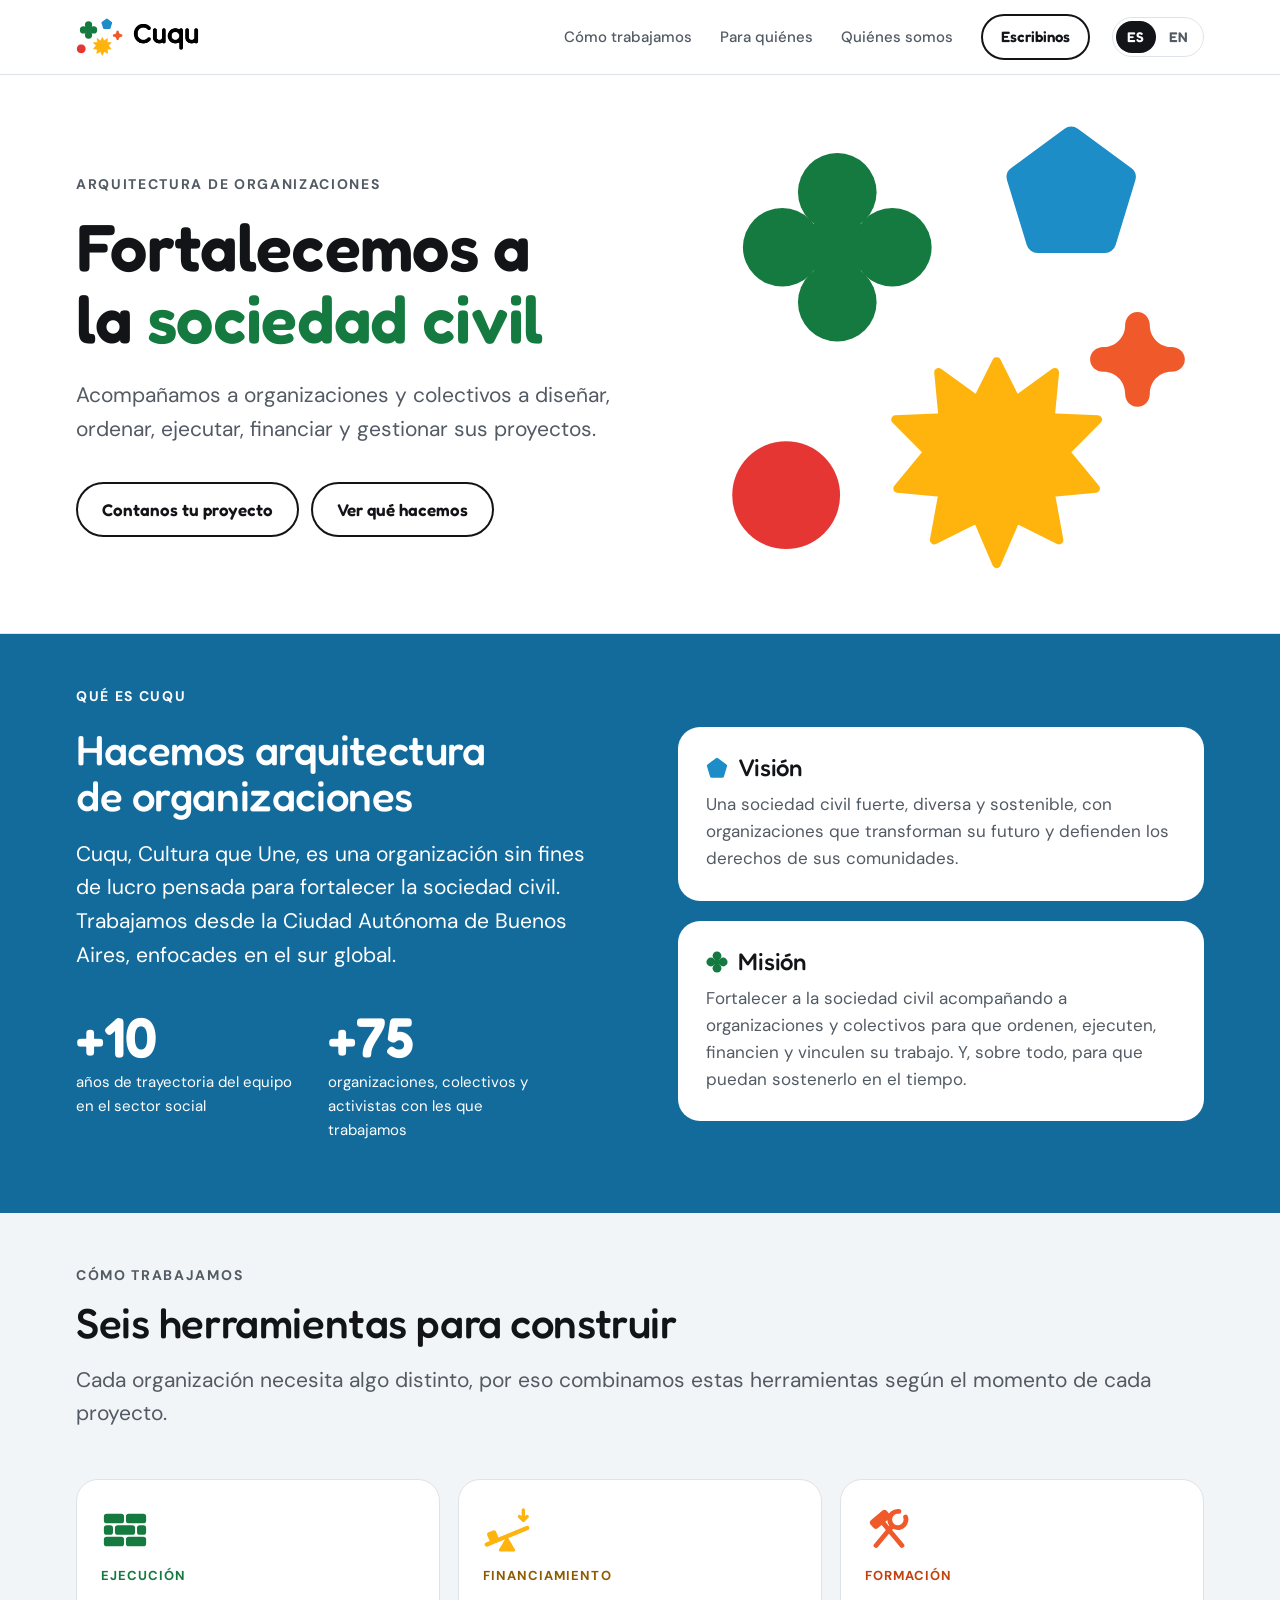
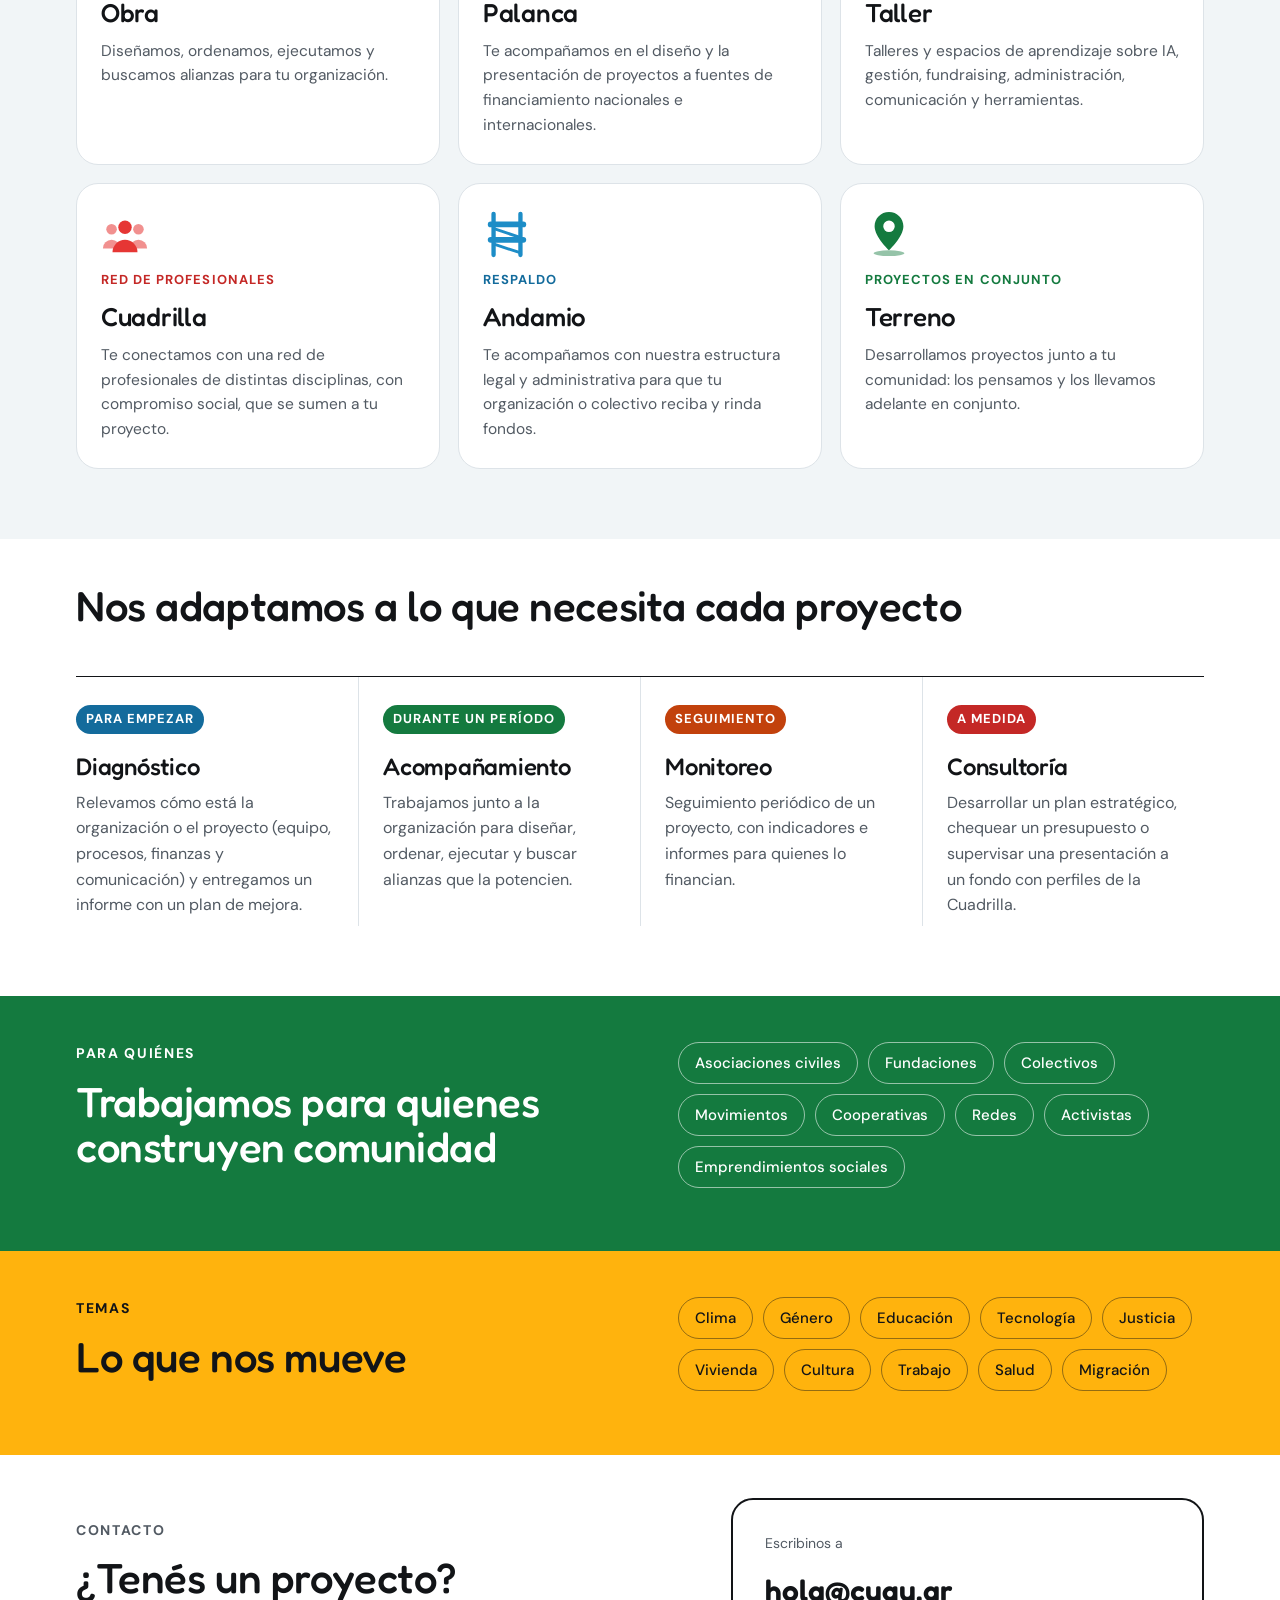
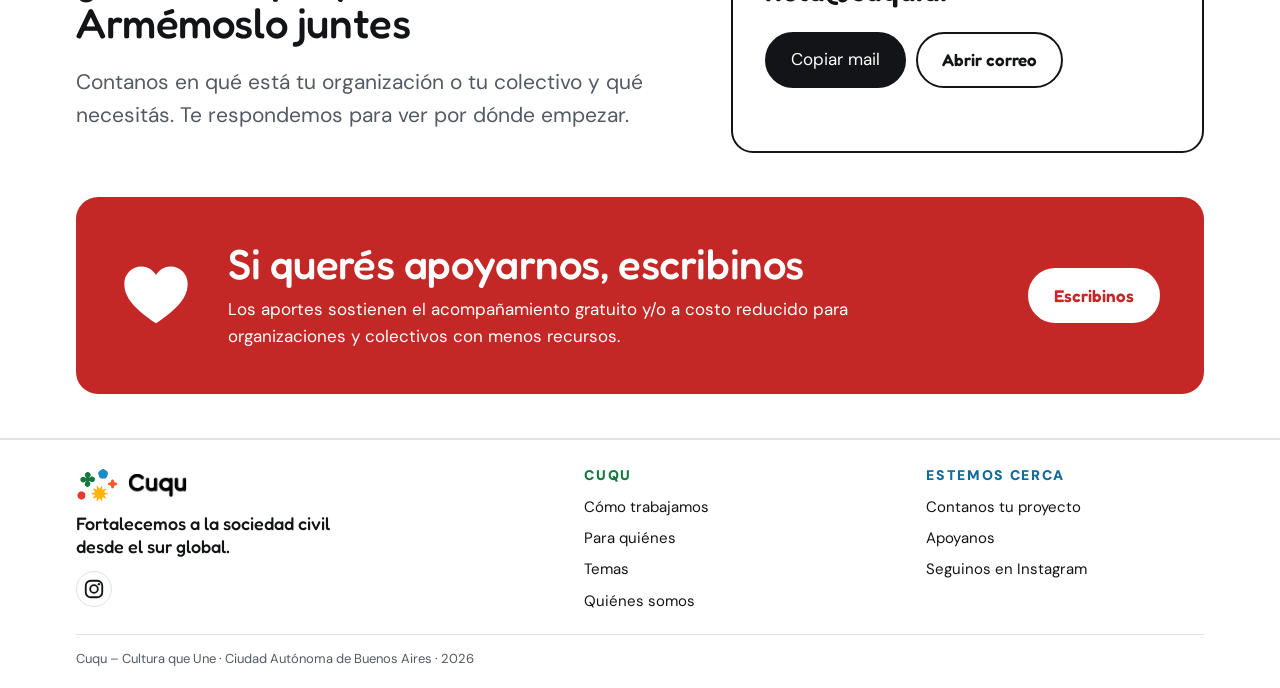
<file: index.html>
<!doctype html>
<html lang="es" data-title-es="Cuqu - Arquitectura de organizaciones" data-title-en="Cuqu - Organizational architecture">
<head>
<meta charset="utf-8">
<meta name="viewport" content="width=device-width, initial-scale=1, viewport-fit=cover">
<title>Cuqu - Arquitectura de organizaciones</title>
<meta name="claude:viewport-fit-sides" content="cover">
<link rel="icon" type="image/png" sizes="32x32" href="favicon-32.png">
<link rel="icon" type="image/png" sizes="512x512" href="favicon-512.png">
<link rel="apple-touch-icon" href="apple-touch-icon.png">
<meta name="description" content="Cuqu acompaña a organizaciones y colectivos a diseñar, ordenar, ejecutar, financiar y gestionar sus proyectos. Desde Buenos Aires, para el sur global.">
<meta property="og:type" content="website">
<meta property="og:title" content="Cuqu - Arquitectura de organizaciones">
<meta property="og:description" content="Acompañamos a organizaciones y colectivos a diseñar, ordenar, ejecutar, financiar y gestionar sus proyectos. Desde Buenos Aires, para el sur global.">
<meta property="og:url" content="https://lautarojustin.github.io/sitio-cuqu/">
<meta property="og:site_name" content="Cuqu">
<meta property="og:image" content="https://lautarojustin.github.io/sitio-cuqu/cuqu-og.png">
<meta property="og:image:type" content="image/png">
<meta property="og:image:width" content="1200">
<meta property="og:image:height" content="630">
<meta property="og:image:alt" content="Logo de Cuqu: cinco formas de colores">
<meta name="twitter:card" content="summary_large_image">
<link rel="canonical" href="https://lautarojustin.github.io/sitio-cuqu/">
<meta property="og:locale" content="es_AR">
<meta property="og:locale:alternate" content="en_US">
<link rel="preconnect" href="https://fonts.googleapis.com">
<link rel="preconnect" href="https://fonts.gstatic.com" crossorigin>
<link rel="stylesheet" href="https://fonts.googleapis.com/css2?family=Fredoka:wght@300;400;500;600;700&family=DM+Sans:opsz,wght@9..40,400;9..40,500;9..40,700;9..40,900&display=swap">
<link rel="stylesheet" href="cuqu.css?v=12">
</head>
<body>

<svg width="0" height="0" style="position:absolute" aria-hidden="true">
  <defs>
    <symbol id="trebol" viewBox="0 0 100 100"><g fill="currentColor"><circle cx="50" cy="22" r="20"/><circle cx="50" cy="78" r="20"/><circle cx="22" cy="50" r="20"/><circle cx="78" cy="50" r="20"/><rect x="38" y="38" width="24" height="24"/></g></symbol>
    <symbol id="pentagono" viewBox="0 0 100 100"><polygon points="50,12 88,40 74,86 26,86 12,40" fill="currentColor" stroke="currentColor" stroke-width="16" stroke-linejoin="round"/></symbol>
    <symbol id="chispa" viewBox="0 0 100 100"><path fill="currentColor" d="M50 4c7 0 12 6 12 13 0 11 9 21 21 21 7 0 13 5 13 12s-6 12-13 12c-12 0-21 10-21 21 0 7-5 13-12 13s-12-6-12-13c0-11-9-21-21-21C10 62 4 57 4 50s6-12 13-12c12 0 21-10 21-21C38 10 43 4 50 4z"/></symbol>
    <symbol id="estrella" viewBox="0 0 100 100"><polygon fill="currentColor" stroke="currentColor" stroke-width="4" stroke-linejoin="round" points="50,3 59,21 77,8 75,29 97,30 82,45 96,62 75,64 79,86 59,76 50,97 41,76 21,86 25,64 4,62 18,45 3,30 25,29 23,8 41,21"/></symbol>
    <symbol id="circulo" viewBox="0 0 100 100"><circle cx="50" cy="50" r="48" fill="currentColor"/></symbol>
    <!-- Íconos de las líneas de trabajo -->
    <symbol id="i-obra" viewBox="0 0 100 100"><g fill="currentColor">
      <rect x="6" y="16" width="42" height="20" rx="6"/><rect x="52" y="16" width="42" height="20" rx="6"/>
      <rect x="6" y="40" width="19" height="20" rx="6"/><rect x="29" y="40" width="42" height="20" rx="6"/><rect x="75" y="40" width="19" height="20" rx="6"/>
      <rect x="6" y="64" width="42" height="20" rx="6"/><rect x="52" y="64" width="42" height="20" rx="6"/>
    </g></symbol>
    <symbol id="i-andamio" viewBox="0 0 100 100"><g fill="none" stroke="currentColor" stroke-linecap="round" stroke-linejoin="round">
      <path d="M22 8V94M78 8V94" stroke-width="9"/>
      <path d="M26 40L74 56M26 72L74 88" stroke-width="6"/>
    </g><g fill="currentColor"><rect x="10" y="24" width="80" height="12" rx="6"/><rect x="10" y="56" width="80" height="12" rx="6"/></g></symbol>
    <symbol id="i-taller" viewBox="0 0 100 100">
      <g transform="rotate(-40 50 50)"><path d="M50 30V92" stroke="currentColor" stroke-width="10" stroke-linecap="round"/><rect x="28" y="10" width="44" height="22" rx="7" fill="currentColor"/></g>
      <g transform="rotate(40 50 50)" fill="none" stroke="currentColor" stroke-linecap="round"><path d="M41 7A17 17 0 1 0 59 7" stroke-width="10"/><path d="M50 40V92" stroke-width="10"/></g>
    </symbol>
    <symbol id="i-palanca" viewBox="0 0 100 100">
      <path d="M8 80L92 46" stroke="currentColor" stroke-width="9" stroke-linecap="round"/>
      <polygon points="50,68 64,92 36,92" fill="currentColor" stroke="currentColor" stroke-width="6" stroke-linejoin="round"/>
      <rect x="10" y="52" width="20" height="20" rx="5" fill="currentColor" transform="rotate(-22 20 62)"/>
      <path d="M84 8V30M76 22L84 30L92 22" fill="none" stroke="currentColor" stroke-width="7" stroke-linecap="round" stroke-linejoin="round"/>
    </symbol>
    <symbol id="i-cuadrilla" viewBox="0 0 100 100"><g fill="currentColor">
      <g opacity=".55"><circle cx="22" cy="40" r="11"/><path d="M4 80A18 18 0 0 1 40 80Z"/><circle cx="78" cy="40" r="11"/><path d="M60 80A18 18 0 0 1 96 80Z"/></g>
      <circle cx="50" cy="36" r="14"/><path d="M24 88A26 26 0 0 1 76 88Z"/>
    </g></symbol>
    <symbol id="i-terreno" viewBox="0 0 100 100">
      <path fill="currentColor" fill-rule="evenodd" d="M50 4C33 4 20 17 20 34c0 22 30 50 30 50s30-28 30-50C80 17 67 4 50 4zm0 18a12 12 0 1 1 0 24 12 12 0 0 1 0-24z"/>
      <ellipse cx="50" cy="90" rx="32" ry="6" fill="currentColor" opacity=".45"/>
    </symbol>
  </defs>
</svg>

<header>
  <div class="wrap nav">
    <a class="logo" href="#inicio" aria-label="Cuqu">
      <svg class="formas formas-vivas" viewBox="0 0 320 260" aria-hidden="true" focusable="false"><use class="lf lf1" href="#trebol" x="23" y="20" width="124" height="124" style="color:var(--verde)"/><use class="lf lf2" href="#pentagono" x="170" y="0" width="80" height="80" style="color:var(--azul)"/><use class="lf lf3" href="#chispa" x="248" y="83" width="72" height="72" style="color:var(--naranja)"/><use class="lf lf4" href="#estrella" x="114" y="130" width="130" height="130" style="color:var(--amarillo)"/><use class="lf lf5" href="#circulo" x="3" y="179" width="64" height="64" style="color:var(--rojo)"/></svg>
      <img class="texto" src="cuqu-texto.png" alt="Cuqu">
    </a>
    <div class="nav-right">
      <nav class="links" aria-label="Principal">
        <a href="#como" data-en="How we work">Cómo trabajamos</a>
        <a href="#para-quienes" data-en="Who it's for">Para quiénes</a>
        <a href="quienes-somos.html" data-en="About us">Quiénes somos</a>
        <a class="btn btn-line" href="#contacto" data-en="Write to us">Escribinos</a>
      </nav>
      <div class="lang" role="group" aria-label="Idioma / Language">
        <button type="button" id="lang-es" data-lang="es" aria-pressed="true">ES</button>
        <button type="button" id="lang-en" data-lang="en" aria-pressed="false">EN</button>
      </div>
      <button class="menu-btn" type="button" aria-expanded="false" aria-controls="menu-movil" aria-label="Abrir menú" data-aria-en="Open menu"><span></span><span></span><span></span></button>
    </div>
  </div>
  <nav class="menu-movil" id="menu-movil" aria-label="Menú" hidden>
    <div class="wrap">
      <a href="#como" data-en="How we work">Cómo trabajamos</a>
      <a href="#para-quienes" data-en="Who it's for">Para quiénes</a>
      <a href="quienes-somos.html" data-en="About us">Quiénes somos</a>
      <a class="btn btn-dark" href="#contacto" data-en="Write to us">Escribinos</a>
    </div>
  </nav>
</header>

<main id="inicio">
  <section class="hero">
    <div class="wrap hero-grid">
      <div>
        <p class="eyebrow" data-en="Organizational architecture">Arquitectura de organizaciones</p>
        <h1 style="margin-top:16px"><span data-en="We strengthen">Fortalecemos a la</span> <span class="sub" data-en="civil society">sociedad civil</span></h1>
        <p class="lead" data-en="We support organizations and collectives to design, organize, carry out, fund and manage their projects.">Acompañamos a organizaciones y colectivos a diseñar, ordenar, ejecutar, financiar y gestionar sus proyectos.</p>
        <div class="ctas">
          <a class="btn btn-line" href="#contacto" data-en="Tell us about your project">Contanos tu proyecto</a>
          <a class="btn btn-ghost" href="#como" data-en="See what we do">Ver qué hacemos</a>
        </div>
      </div>
      <div class="hero-art" aria-hidden="true">
        <svg class="f1" viewBox="0 0 100 100" style="color:var(--verde)"><use href="#trebol"/></svg>
        <svg class="f2" viewBox="0 0 100 100" style="color:var(--azul)"><use href="#pentagono"/></svg>
        <svg class="f3" viewBox="0 0 100 100" style="color:var(--naranja)"><use href="#chispa"/></svg>
        <svg class="f4" viewBox="0 0 100 100" style="color:var(--amarillo)"><use href="#estrella"/></svg>
        <svg class="f5" viewBox="0 0 100 100" style="color:var(--rojo)"><use href="#circulo"/></svg>
      </div>
    </div>
  </section>

  <section class="quienes" id="sobre">
    <div class="wrap">
      <p class="eyebrow" data-en="What Cuqu is">Qué es Cuqu</p>
      <div class="quienes-grid">
        <div>
          <h2 data-en="We do organizational architecture">Hacemos arquitectura de organizaciones</h2>
          <p class="lead" data-en="Cuqu, Cultura que Une, is a non-profit organization created to strengthen civil society. We work from the Autonomous City of Buenos Aires, focused on the Global South.">Cuqu, Cultura que Une, es una organización sin fines de lucro pensada para fortalecer la sociedad civil. Trabajamos desde la Ciudad Autónoma de Buenos Aires, enfocades en el sur global.</p>
          <div class="datos">
            <div class="dato"><strong>+10</strong><span data-en="years of team experience in the social sector">años de trayectoria del equipo en el sector social</span></div>
            <div class="dato"><strong>+75</strong><span data-en="organizations, collectives and activists we've worked with">organizaciones, colectivos y activistas con les que trabajamos</span></div>          </div>
        </div>
        <div class="vm">
          <article>
            <h3><svg width="22" height="22" style="color:var(--azul)" aria-hidden="true"><use href="#pentagono"/></svg><span data-en="Vision">Visión</span></h3>
            <p data-en="A strong, diverse and sustainable civil society, with organizations that shape their future and defend the rights of their communities.">Una sociedad civil fuerte, diversa y sostenible, con organizaciones que transforman su futuro y defienden los derechos de sus comunidades.</p>
          </article>
          <article>
            <h3><svg width="22" height="22" style="color:var(--verde)" aria-hidden="true"><use href="#trebol"/></svg><span data-en="Mission">Misión</span></h3>
            <p data-en="To strengthen civil society by supporting organizations and collectives to organize, carry out, fund and connect their work. And above all, to sustain it over time.">Fortalecer a la sociedad civil acompañando a organizaciones y colectivos para que ordenen, ejecuten, financien y vinculen su trabajo. Y, sobre todo, para que puedan sostenerlo en el tiempo.</p>
          </article>
        </div>
      </div>
    </div>
  </section>

  <section class="lineas" id="como">
    <div class="wrap">
      <div class="lineas-head">
        <div>
          <p class="eyebrow" data-en="How we work">Cómo trabajamos</p>
          <h2 style="margin-top:14px" data-en="Six tools to build with">Seis herramientas para construir</h2>
        </div>
        <p class="lead" data-en="Every organization needs something different, so we combine these tools depending on where each project stands.">Cada organización necesita algo distinto, por eso combinamos estas herramientas según el momento de cada proyecto.</p>
      </div>
      <div class="cards">
        <article class="card">
          <svg style="color:var(--verde)" aria-hidden="true"><use href="#i-obra"/></svg>
          <span class="tag" style="color:var(--verde-texto)" data-en="Execution">Ejecución</span>
          <h3 data-en="Build">Obra</h3>
          <p data-en="We design, organize, carry out and build partnerships for your organization.">Diseñamos, ordenamos, ejecutamos y buscamos alianzas para tu organización.</p>
        </article>
        <article class="card">
          <svg style="color:var(--amarillo)" aria-hidden="true"><use href="#i-palanca"/></svg>
          <span class="tag" style="color:var(--amarillo-texto)" data-en="Funding">Financiamiento</span>
          <h3 data-en="Lever">Palanca</h3>
          <p data-en="We support you in designing and submitting projects to national and international funding sources.">Te acompañamos en el diseño y la presentación de proyectos a fuentes de financiamiento nacionales e internacionales.</p>
        </article>
        <article class="card">
          <svg style="color:var(--naranja)" aria-hidden="true"><use href="#i-taller"/></svg>
          <span class="tag" style="color:var(--naranja-texto)" data-en="Training">Formación</span>
          <h3 data-en="Workshop">Taller</h3>
          <p data-en="Workshops and learning spaces on AI, management, fundraising, administration, communication and tools.">Talleres y espacios de aprendizaje sobre IA, gestión, fundraising, administración, comunicación y herramientas.</p>
        </article>
        <article class="card">
          <svg style="color:var(--rojo)" aria-hidden="true"><use href="#i-cuadrilla"/></svg>
          <span class="tag" style="color:var(--rojo-texto)" data-en="Professional network">Red de profesionales</span>
          <h3 data-en="Crew">Cuadrilla</h3>
          <p data-en="We connect you with a network of socially committed professionals from different fields who can join your project.">Te conectamos con una red de profesionales de distintas disciplinas, con compromiso social, que se sumen a tu proyecto.</p>
        </article>
        <article class="card">
          <svg style="color:var(--azul)" aria-hidden="true"><use href="#i-andamio"/></svg>
          <span class="tag" style="color:var(--azul-texto)" data-en="Institutional backing">Respaldo</span>
          <h3 data-en="Scaffold">Andamio</h3>
          <p data-en="We support you with our legal and administrative structure so your organization or collective can receive and report on funds.">Te acompañamos con nuestra estructura legal y administrativa para que tu organización o colectivo reciba y rinda fondos.</p>
        </article>
        <article class="card">
          <svg style="color:var(--verde)" aria-hidden="true"><use href="#i-terreno"/></svg>
          <span class="tag" style="color:var(--verde-texto)" data-en="Joint projects">Proyectos en conjunto</span>
          <h3 data-en="Ground">Terreno</h3>
          <p data-en="We develop projects together with your community: we plan them and carry them out side by side.">Desarrollamos proyectos junto a tu comunidad: los pensamos y los llevamos adelante en conjunto.</p>
        </article>
      </div>
    </div>
  </section>

  <section class="como" id="etapas">
    <div class="wrap">
      <h2 data-en="We adapt to what each project needs">Nos adaptamos a lo que necesita cada proyecto</h2>
      <div class="modos">
        <div class="modo">
          <span class="chip" style="background:var(--azul-texto)" data-en="To start">Para empezar</span>
          <h3 data-en="Assessment">Diagnóstico</h3>
          <p data-en="We look at where the organization or project stands (team, processes, finances and communication) and deliver a report with an improvement plan.">Relevamos cómo está la organización o el proyecto (equipo, procesos, finanzas y comunicación) y entregamos un informe con un plan de mejora.</p>
        </div>
        <div class="modo">
          <span class="chip" style="background:var(--verde-texto)" data-en="Over a period">Durante un período</span>
          <h3 data-en="Support">Acompañamiento</h3>
          <p data-en="We work alongside the organization to design, organize, carry out and find partnerships that strengthen it.">Trabajamos junto a la organización para diseñar, ordenar, ejecutar y buscar alianzas que la potencien.</p>
        </div>
        <div class="modo">
          <span class="chip" style="background:var(--naranja-texto)" data-en="Follow-up">Seguimiento</span>
          <h3 data-en="Monitoring">Monitoreo</h3>
          <p data-en="Regular follow-up of a project, with indicators and reports for its funders.">Seguimiento periódico de un proyecto, con indicadores e informes para quienes lo financian.</p>
        </div>
        <div class="modo">
          <span class="chip" style="background:var(--rojo-texto)" data-en="Tailored">A medida</span>
          <h3 data-en="Consulting">Consultoría</h3>
          <p data-en="Developing a strategic plan, reviewing a budget or overseeing a funding application with professionals from our Crew.">Desarrollar un plan estratégico, chequear un presupuesto o supervisar una presentación a un fondo con perfiles de la Cuadrilla.</p>
        </div>
      </div>
    </div>
  </section>

  <section class="para" id="para-quienes">
    <div class="wrap para-grid">
      <div>
        <p class="eyebrow" data-en="Who it's for">Para quiénes</p>
        <h2 style="margin-top:14px" data-en="We work for those who build community">Trabajamos para quienes construyen comunidad</h2>
      </div>
      <ul class="chips">
        <li data-en="Civil associations">Asociaciones civiles</li><li data-en="Foundations">Fundaciones</li><li data-en="Collectives">Colectivos</li><li data-en="Movements">Movimientos</li><li data-en="Cooperatives">Cooperativas</li><li data-en="Networks">Redes</li><li data-en="Activists">Activistas</li><li data-en="Social enterprises">Emprendimientos sociales</li>
      </ul>
    </div>
  </section>

  <section class="para temas" id="temas">
    <div class="wrap para-grid">
      <div>
        <p class="eyebrow" data-en="Issues">Temas</p>
        <h2 style="margin-top:14px" data-en="What moves us">Lo que nos mueve</h2>
      </div>
      <ul class="chips">
        <li data-en="Climate">Clima</li><li data-en="Gender">Género</li><li data-en="Education">Educación</li><li data-en="Technology">Tecnología</li><li data-en="Justice">Justicia</li><li data-en="Housing">Vivienda</li><li data-en="Culture">Cultura</li><li data-en="Work">Trabajo</li><li data-en="Health">Salud</li><li data-en="Migration">Migración</li>
      </ul>
    </div>
  </section>

  <section class="contacto" id="contacto">
    <div class="wrap contacto-box">
      <div>
        <p class="eyebrow" data-en="Contact">Contacto</p>
        <h2 style="margin-top:14px" data-en="Have a project? Let's build it together">¿Tenés un proyecto? Armémoslo juntes</h2>
        <p class="lead" data-en="Tell us where your organization or collective is at and what you need. We'll get back to you to figure out where to start.">Contanos en qué está tu organización o tu colectivo y qué necesitás. Te respondemos para ver por dónde empezar.</p>
      </div>
      <div class="mail">
        <span class="label" data-en="Write to us at">Escribinos a</span>
        <!-- PENDIENTE: hola@cuqu.ar funciona recién cuando el dominio cuqu.ar esté registrado y con reenvío de mail (Cloudflare Email Routing). -->
        <span class="addr" id="mail-addr">hola@cuqu.ar</span>
        <div class="row">
          <button class="btn btn-dark" type="button" id="copiar" data-en="Copy email">Copiar mail</button>
          <a class="btn btn-ghost" id="abrir-correo" href="mailto:hola@cuqu.ar?subject=Quiero%20contarles%20mi%20proyecto&amp;body=Hola%2C%20equipo%20de%20Cuqu%3A%0D%0A%0D%0ANombre%20de%20la%20organizaci%C3%B3n%20o%20colectivo%3A%20%0D%0A%0D%0AQu%C3%A9%20necesitamos%3A%20%0D%0A%0D%0APlazos%3A%20%0D%0A" data-href-en="mailto:hola@cuqu.ar?subject=I%27d%20like%20to%20tell%20you%20about%20my%20project&amp;body=Hello%20Cuqu%20team%2C%0D%0A%0D%0AName%20of%20the%20organization%20or%20collective%3A%20%0D%0A%0D%0AWhat%20we%20need%3A%20%0D%0A%0D%0ATimeline%3A%20%0D%0A" data-en="Open email">Abrir correo</a>
        </div>
        <span class="copiado" id="copiado" aria-live="polite"></span>
      </div>
    </div>
  </section>

  <section class="donar" id="donar">
    <div class="wrap">
      <div class="donar-box">
        <svg viewBox="0 0 100 100" aria-hidden="true"><path fill="currentColor" d="M50 88C20 68 6 52 6 33 6 19 17 9 30 9c9 0 16 5 20 12 4-7 11-12 20-12 13 0 24 10 24 24 0 19-14 35-44 55z"/></svg>
        <div>
          <h2 data-en="Want to support us? Write to us">Si querés apoyarnos, escribinos</h2>
          <p data-en="Contributions sustain free and/or reduced-cost support for organizations and collectives with fewer resources.">Los aportes sostienen el acompañamiento gratuito y/o a costo reducido para organizaciones y colectivos con menos recursos.</p>
        </div>
        <div>
          <a class="btn" href="#contacto" data-en="Write to us">Escribinos</a>
        </div>
      </div>
    </div>
  </section>
</main>

<footer>
  <div class="wrap">
    <div class="foot">
      <div class="foot-brand">
        <a class="logo" href="#inicio" aria-label="Cuqu">
          <img class="formas" src="cuqu-formas.png" alt="" style="height:34px">
          <img class="texto" src="cuqu-texto.png" alt="Cuqu" style="height:23px">
        </a>
        <p data-en="Strengthening civil society from the Global South.">Fortalecemos a la sociedad civil desde el sur global.</p>
        <a class="social" href="https://www.instagram.com/cuqulab/" target="_blank" rel="noopener" aria-label="Instagram @cuqulab">
          <svg viewBox="0 0 24 24" width="22" height="22" aria-hidden="true"><rect x="3" y="3" width="18" height="18" rx="5.5" fill="none" stroke="currentColor" stroke-width="2"/><circle cx="12" cy="12" r="4.2" fill="none" stroke="currentColor" stroke-width="2"/><circle cx="17.3" cy="6.7" r="1.3" fill="currentColor"/></svg>
        </a>
      </div>
      <nav class="foot-col" aria-labelledby="foot-cuqu">
        <h2 id="foot-cuqu" style="color:var(--verde-texto)">Cuqu</h2>
        <ul>
          <li><a href="#como" data-en="How we work">Cómo trabajamos</a></li>
          <li><a href="#para-quienes" data-en="Who it's for">Para quiénes</a></li>
          <li><a href="#temas" data-en="Issues">Temas</a></li>
          <li><a href="quienes-somos.html" data-en="About us">Quiénes somos</a></li>
        </ul>
      </nav>
      <nav class="foot-col" aria-labelledby="foot-cerca">
        <h2 id="foot-cerca" style="color:var(--azul-texto)" data-en="Stay close">Estemos cerca</h2>
        <ul>
          <li><a href="#contacto" data-en="Tell us about your project">Contanos tu proyecto</a></li>
          <li><a href="#donar" data-en="Support us">Apoyanos</a></li>
          <li><a href="https://www.instagram.com/cuqulab/" target="_blank" rel="noopener" data-en="Follow us on Instagram">Seguinos en Instagram</a></li>
        </ul>
      </nav>
    </div>
    <p class="foot-legal" data-en="Cuqu – Cultura que Une · Autonomous City of Buenos Aires · 2026">Cuqu – Cultura que Une · Ciudad Autónoma de Buenos Aires · 2026</p>
  </div>
</footer>

<script src="cuqu.js?v=5"></script>

</body>
</html>
</file>
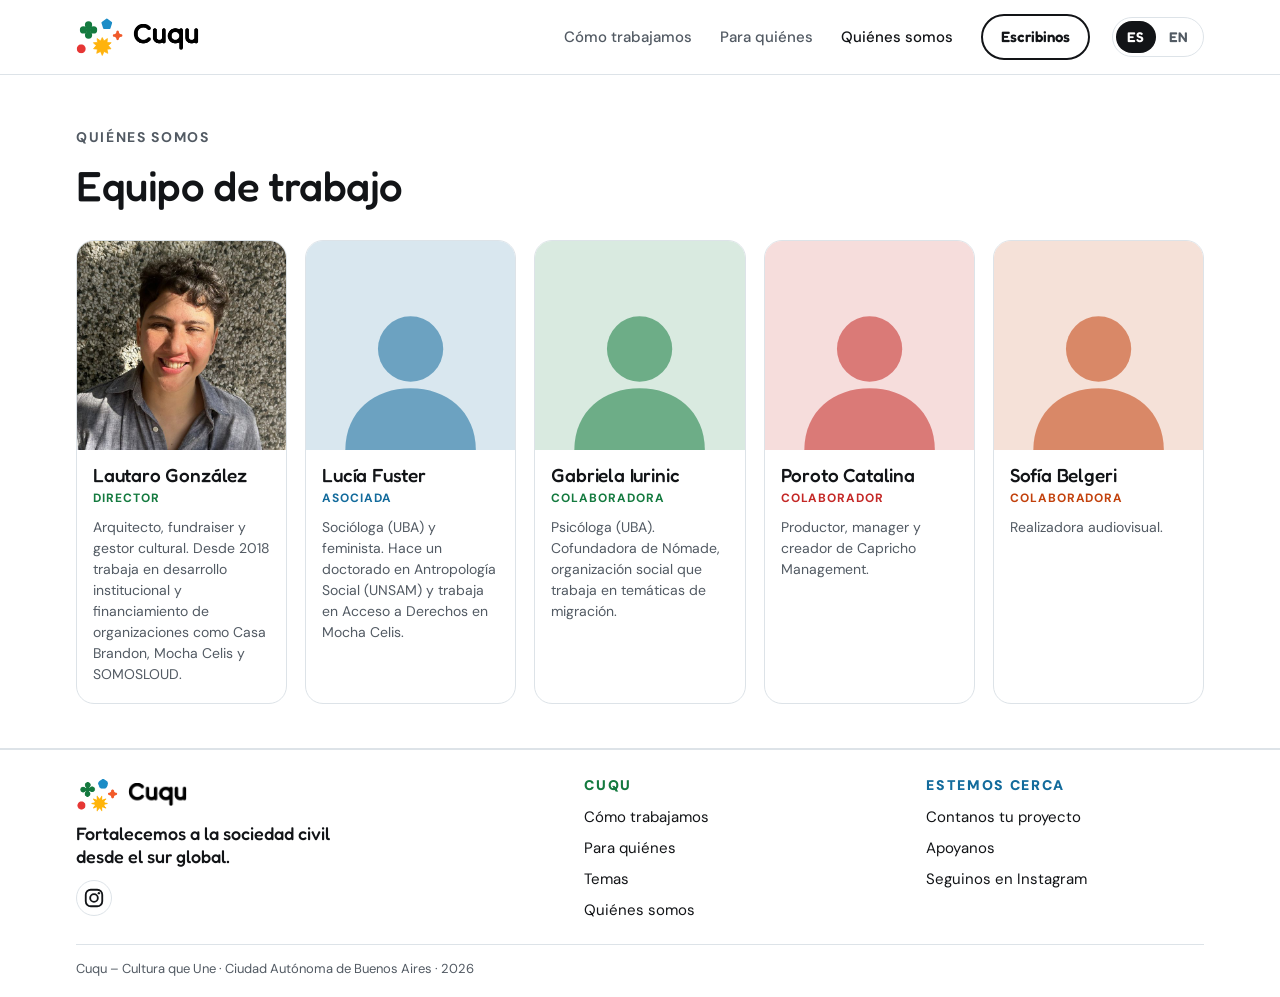
<file: quienes-somos.html>
<!doctype html>
<html lang="es" data-title-es="Quiénes somos - Cuqu" data-title-en="About us - Cuqu">
<head>
<meta charset="utf-8">
<meta name="viewport" content="width=device-width, initial-scale=1, viewport-fit=cover">
<title>Quiénes somos - Cuqu</title>
<link rel="icon" type="image/png" sizes="32x32" href="favicon-32.png">
<link rel="icon" type="image/png" sizes="512x512" href="favicon-512.png">
<link rel="apple-touch-icon" href="apple-touch-icon.png">
<meta name="description" content="Qué es Cuqu – Cultura que Une y quiénes lo hacemos.">
<meta property="og:type" content="website">
<meta property="og:url" content="https://lautarojustin.github.io/sitio-cuqu/quienes-somos.html">
<meta property="og:site_name" content="Cuqu">
<meta property="og:title" content="Quiénes somos - Cuqu">
<meta property="og:description" content="Qué es Cuqu – Cultura que Une y quiénes lo hacemos.">
<meta property="og:image" content="https://lautarojustin.github.io/sitio-cuqu/cuqu-og.png">
<meta property="og:image:width" content="1200">
<meta property="og:image:height" content="630">
<meta name="twitter:card" content="summary_large_image">
<link rel="canonical" href="https://lautarojustin.github.io/sitio-cuqu/quienes-somos.html">
<link rel="preconnect" href="https://fonts.googleapis.com">
<link rel="preconnect" href="https://fonts.gstatic.com" crossorigin>
<link rel="stylesheet" href="https://fonts.googleapis.com/css2?family=Fredoka:wght@300;400;500;600;700&family=DM+Sans:opsz,wght@9..40,400;9..40,500;9..40,700;9..40,900&display=swap">
<link rel="stylesheet" href="cuqu.css?v=12">
</head>
<body>

<svg width="0" height="0" style="position:absolute" aria-hidden="true">
  <defs>
    <symbol id="trebol" viewBox="0 0 100 100"><g fill="currentColor"><circle cx="50" cy="22" r="20"/><circle cx="50" cy="78" r="20"/><circle cx="22" cy="50" r="20"/><circle cx="78" cy="50" r="20"/><rect x="38" y="38" width="24" height="24"/></g></symbol>
    <symbol id="pentagono" viewBox="0 0 100 100"><polygon points="50,12 88,40 74,86 26,86 12,40" fill="currentColor" stroke="currentColor" stroke-width="16" stroke-linejoin="round"/></symbol>
    <symbol id="chispa" viewBox="0 0 100 100"><path fill="currentColor" d="M50 4c7 0 12 6 12 13 0 11 9 21 21 21 7 0 13 5 13 12s-6 12-13 12c-12 0-21 10-21 21 0 7-5 13-12 13s-12-6-12-13c0-11-9-21-21-21C10 62 4 57 4 50s6-12 13-12c12 0 21-10 21-21C38 10 43 4 50 4z"/></symbol>
    <symbol id="estrella" viewBox="0 0 100 100"><polygon fill="currentColor" stroke="currentColor" stroke-width="4" stroke-linejoin="round" points="50,3 59,21 77,8 75,29 97,30 82,45 96,62 75,64 79,86 59,76 50,97 41,76 21,86 25,64 4,62 18,45 3,30 25,29 23,8 41,21"/></symbol>
    <symbol id="circulo" viewBox="0 0 100 100"><circle cx="50" cy="50" r="48" fill="currentColor"/></symbol>
    <!-- Silueta provisoria hasta tener las fotos -->
    <symbol id="silueta" viewBox="0 0 100 100"><g fill="currentColor"><circle cx="50" cy="38" r="20"/><path d="M10 100C10 76 28 62 50 62s40 14 40 38Z"/></g></symbol>
  </defs>
</svg>

<header>
  <div class="wrap nav">
    <a class="logo" href="index.html" aria-label="Cuqu, ir al inicio">
      <svg class="formas formas-vivas" viewBox="0 0 320 260" aria-hidden="true" focusable="false"><use class="lf lf1" href="#trebol" x="23" y="20" width="124" height="124" style="color:var(--verde)"/><use class="lf lf2" href="#pentagono" x="170" y="0" width="80" height="80" style="color:var(--azul)"/><use class="lf lf3" href="#chispa" x="248" y="83" width="72" height="72" style="color:var(--naranja)"/><use class="lf lf4" href="#estrella" x="114" y="130" width="130" height="130" style="color:var(--amarillo)"/><use class="lf lf5" href="#circulo" x="3" y="179" width="64" height="64" style="color:var(--rojo)"/></svg>
      <img class="texto" src="cuqu-texto.png" alt="Cuqu">
    </a>
    <div class="nav-right">
      <nav class="links" aria-label="Principal">
        <a href="index.html#como" data-en="How we work">Cómo trabajamos</a>
        <a href="index.html#para-quienes" data-en="Who it's for">Para quiénes</a>
        <a href="quienes-somos.html" aria-current="page" data-en="About us">Quiénes somos</a>
        <a class="btn btn-line" href="index.html#contacto" data-en="Write to us">Escribinos</a>
      </nav>
      <div class="lang" role="group" aria-label="Idioma / Language">
        <button type="button" id="lang-es" data-lang="es" aria-pressed="true">ES</button>
        <button type="button" id="lang-en" data-lang="en" aria-pressed="false">EN</button>
      </div>
      <button class="menu-btn" type="button" aria-expanded="false" aria-controls="menu-movil" aria-label="Abrir menú" data-aria-en="Open menu"><span></span><span></span><span></span></button>
    </div>
  </div>
  <nav class="menu-movil" id="menu-movil" aria-label="Menú" hidden>
    <div class="wrap">
      <a href="index.html#como" data-en="How we work">Cómo trabajamos</a>
      <a href="index.html#para-quienes" data-en="Who it's for">Para quiénes</a>
      <a href="quienes-somos.html" data-en="About us">Quiénes somos</a>
      <a class="btn btn-dark" href="index.html#contacto" data-en="Write to us">Escribinos</a>
    </div>
  </nav>
</header>

<main>
  <section class="equipo">
    <div class="wrap">
      <p class="eyebrow" data-en="About us">Quiénes somos</p>
      <h1 class="equipo-titulo" data-en="Our working team">Equipo de trabajo</h1>
      <div class="personas">
        <article class="persona" style="--c:var(--verde-texto)">
          <div class="foto"><img src="equipo/lautaro.jpg" alt="Lautaro González" width="640" height="640"></div>
          <div class="persona-txt">
            <h3>Lautaro González</h3>
            <p class="rol" data-en="Director">Director</p>
            <p class="bio" data-en="Architect, fundraiser and cultural manager. Since 2018 he has worked in institutional development and fundraising for organizations such as Casa Brandon, Mocha Celis and SOMOSLOUD.">Arquitecto, fundraiser y gestor cultural. Desde 2018 trabaja en desarrollo institucional y financiamiento de organizaciones como Casa Brandon, Mocha Celis y SOMOSLOUD.</p>
          </div>
        </article>
        <article class="persona" style="--c:var(--azul-texto)">
          <div class="foto"><svg viewBox="0 0 100 100" aria-hidden="true"><use href="#silueta"/></svg></div>
          <div class="persona-txt">
            <h3>Lucía Fuster</h3>
            <p class="rol" data-en="Associate">Asociada</p>
            <p class="bio" data-en="Sociologist (UBA) and feminist. She is doing a PhD in Social Anthropology (UNSAM) and works in Access to Rights at Mocha Celis.">Socióloga (UBA) y feminista. Hace un doctorado en Antropología Social (UNSAM) y trabaja en Acceso a Derechos en Mocha Celis.</p>
          </div>
        </article>
        <article class="persona" style="--c:var(--verde-texto)">
          <div class="foto"><svg viewBox="0 0 100 100" aria-hidden="true"><use href="#silueta"/></svg></div>
          <div class="persona-txt">
            <h3>Gabriela Iurinic</h3>
            <p class="rol" data-en="Collaborator">Colaboradora</p>
            <p class="bio" data-en="Psychologist (UBA). Co-founder of Nómade, a social organization working on migration issues.">Psicóloga (UBA). Cofundadora de Nómade, organización social que trabaja en temáticas de migración.</p>
          </div>
        </article>
        <article class="persona" style="--c:var(--rojo-texto)">
          <div class="foto"><svg viewBox="0 0 100 100" aria-hidden="true"><use href="#silueta"/></svg></div>
          <div class="persona-txt">
            <h3>Poroto Catalina</h3>
            <p class="rol" data-en="Collaborator">Colaborador</p>
            <p class="bio" data-en="Producer, manager and creator of Capricho Management.">Productor, manager y creador de Capricho Management.</p>
          </div>
        </article>
        <article class="persona" style="--c:var(--naranja-texto)">
          <div class="foto"><svg viewBox="0 0 100 100" aria-hidden="true"><use href="#silueta"/></svg></div>
          <div class="persona-txt">
            <h3>Sofía Belgeri</h3>
            <p class="rol" data-en="Collaborator">Colaboradora</p>
            <p class="bio" data-en="Filmmaker.">Realizadora audiovisual.</p>
          </div>
        </article>
      </div>
    </div>
  </section>
</main>

<footer>
  <div class="wrap">
    <div class="foot">
      <div class="foot-brand">
        <a class="logo" href="index.html" aria-label="Cuqu, ir al inicio">
          <img class="formas" src="cuqu-formas.png" alt="" style="height:34px">
          <img class="texto" src="cuqu-texto.png" alt="Cuqu" style="height:23px">
        </a>
        <p data-en="Strengthening civil society from the Global South.">Fortalecemos a la sociedad civil desde el sur global.</p>
        <a class="social" href="https://www.instagram.com/cuqulab/" target="_blank" rel="noopener" aria-label="Instagram @cuqulab">
          <svg viewBox="0 0 24 24" width="22" height="22" aria-hidden="true"><rect x="3" y="3" width="18" height="18" rx="5.5" fill="none" stroke="currentColor" stroke-width="2"/><circle cx="12" cy="12" r="4.2" fill="none" stroke="currentColor" stroke-width="2"/><circle cx="17.3" cy="6.7" r="1.3" fill="currentColor"/></svg>
        </a>
      </div>
      <nav class="foot-col" aria-labelledby="foot-cuqu">
        <h2 id="foot-cuqu" style="color:var(--verde-texto)">Cuqu</h2>
        <ul>
          <li><a href="index.html#como" data-en="How we work">Cómo trabajamos</a></li>
          <li><a href="index.html#para-quienes" data-en="Who it's for">Para quiénes</a></li>
          <li><a href="index.html#temas" data-en="Issues">Temas</a></li>
          <li><a href="quienes-somos.html" data-en="About us">Quiénes somos</a></li>
        </ul>
      </nav>
      <nav class="foot-col" aria-labelledby="foot-cerca">
        <h2 id="foot-cerca" style="color:var(--azul-texto)" data-en="Stay close">Estemos cerca</h2>
        <ul>
          <li><a href="index.html#contacto" data-en="Tell us about your project">Contanos tu proyecto</a></li>
          <li><a href="index.html#donar" data-en="Support us">Apoyanos</a></li>
          <li><a href="https://www.instagram.com/cuqulab/" target="_blank" rel="noopener" data-en="Follow us on Instagram">Seguinos en Instagram</a></li>
        </ul>
      </nav>
    </div>
    <p class="foot-legal" data-en="Cuqu – Cultura que Une · Autonomous City of Buenos Aires · 2026">Cuqu – Cultura que Une · Ciudad Autónoma de Buenos Aires · 2026</p>
  </div>
</footer>

<script src="cuqu.js?v=5"></script>

</body>
</html>
</file>
<file: cuqu.css>
/* Layout: bandas de ancho completo, cada una con el color de una de las cinco formas del logo */
:root{
  --bg:#ffffff;
  --fg:#121417;
  --muted:#525a63;
  --soft:#f1f5f7;
  --line:#dde3e8;
  --verde:#147a3f;
  --azul:#1d8dc7;
  --naranja:#f05a2b;
  --amarillo:#ffb30d;
  --rojo:#e63634;
  --sobre-color:#ffffff;
  --tinta-amarilla:#121417;
  --amarillo-texto:#8f5b00;
  /* versiones oscuras de cada color para texto chico (contraste AA sobre blanco) */
  --verde-texto:#147a3f;
  --azul-texto:#136b9c;
  --naranja-texto:#c2410c;
  --rojo-texto:#c42826;
  --wordmark-filter:none;
  --font-display:"Fredoka","Varela Round","Nunito",system-ui,sans-serif;
  --font-body:"DM Sans",system-ui,-apple-system,"Segoe UI",sans-serif;
  --radius:22px;
  --h2-seccion:clamp(28px,3.4vw,42px); /* todos los títulos de sección (h2) */
  --max:1160px;
}
@media (prefers-color-scheme: dark){
  :root:not([data-theme="light"]){
    --bg:#0e1215; --fg:#eef2f4; --muted:#a3adb6; --soft:#171d22; --line:#2a333a;
    --verde:#2fa865; --azul:#3aa7e0; --naranja:#ff7347; --amarillo:#ffc23d; --rojo:#ff5754;
    --sobre-color:#0e1215; --tinta-amarilla:#0e1215; --amarillo-texto:#ffc23d; --wordmark-filter:invert(1);
    --verde-texto:#2fa865; --azul-texto:#3aa7e0; --naranja-texto:#ff7347; --rojo-texto:#ff5754;
    color-scheme:dark;
  }
}
:root[data-theme="dark"]{
  --bg:#0e1215; --fg:#eef2f4; --muted:#a3adb6; --soft:#171d22; --line:#2a333a;
  --verde:#2fa865; --azul:#3aa7e0; --naranja:#ff7347; --amarillo:#ffc23d; --rojo:#ff5754;
  --sobre-color:#0e1215; --tinta-amarilla:#0e1215; --amarillo-texto:#ffc23d; --wordmark-filter:invert(1);
  --verde-texto:#2fa865; --azul-texto:#3aa7e0; --naranja-texto:#ff7347; --rojo-texto:#ff5754;
  color-scheme:dark;
}

*{box-sizing:border-box}
html{scroll-behavior:smooth}
body{background:var(--bg);color:var(--fg);font-family:var(--font-body);font-size:17px;line-height:1.6}
h1,h2,h3{font-family:var(--font-display);font-weight:500;line-height:1.08;margin:0;text-wrap:balance;letter-spacing:-.01em}
p{margin:0}
a{color:inherit}
:focus-visible{outline:3px solid var(--azul);outline-offset:3px;border-radius:8px}

.wrap{max-width:var(--max);margin-inline:auto;padding-left:max(16px,env(safe-area-inset-left,0px));padding-right:max(16px,env(safe-area-inset-right,0px))}
section{padding-block:clamp(44px,5.5vw,76px)}
.eyebrow{font-family:var(--font-body);font-weight:700;font-size:14px;letter-spacing:.12em;text-transform:uppercase;color:var(--muted)}
.lead{font-size:clamp(18px,2vw,21px);color:var(--muted);max-width:60ch}

/* Header */
body::before{content:"";position:fixed;inset:0 0 auto;height:env(safe-area-inset-top,0px);z-index:10;background:var(--bg)}
header{position:sticky;top:env(safe-area-inset-top,0px);z-index:5;background:color-mix(in srgb,var(--bg) 90%,transparent);backdrop-filter:blur(10px);border-bottom:1px solid var(--line)}
.nav{display:flex;align-items:center;justify-content:space-between;gap:24px;padding-block:14px}
.logo{display:flex;align-items:center;gap:10px;text-decoration:none}
.logo .formas{height:38px;width:auto}
/* Logo del header con las cinco formas animadas (solo compu) */
.logo .formas-vivas{width:47px;height:38px;overflow:visible;flex:none}
.formas-vivas .lf{transform-box:fill-box;transform-origin:center}
@media (min-width:821px) and (prefers-reduced-motion:no-preference){
  .formas-vivas .lf1{animation:logo-mece 9s ease-in-out infinite}
  .formas-vivas .lf2{animation:logo-mece 11s ease-in-out infinite -3s}
  .formas-vivas .lf3{animation:logo-mece 8s ease-in-out infinite -5s}
  .formas-vivas .lf4{animation:logo-mece 12s ease-in-out infinite -2s reverse}
  .formas-vivas .lf5{animation:logo-mece 10s ease-in-out infinite -6s}
}
@keyframes logo-mece{0%,100%{transform:rotate(-8deg)}50%{transform:rotate(8deg)}}
.logo .texto{height:26px;width:auto;filter:var(--wordmark-filter)}
.links{display:flex;align-items:center;gap:28px;font-weight:500;font-size:15px}
.links a{text-decoration:none;color:var(--muted)}
.links a:hover,.links a[aria-current="page"]{color:var(--fg)}
.btn{display:inline-flex;align-items:center;gap:8px;font-family:var(--font-display);font-weight:600;font-size:17px;text-decoration:none;border-radius:999px;padding:12px 24px;border:2px solid var(--fg);transition:transform .15s ease,background .15s ease,color .15s ease}
.btn:hover{transform:translateY(-2px)}
.btn-dark{background:var(--fg);color:var(--bg)}
.btn-ghost{background:transparent;color:var(--fg)}
.btn-ghost:hover{background:var(--fg);color:var(--bg)}
.links .btn{padding:9px 18px;font-size:15px;color:var(--bg)}
.links{gap:clamp(10px,2.4vw,28px)}
.links a{white-space:nowrap}
/* Menú hamburguesa (celular y pantallas angostas) */
.menu-btn{display:none;flex-direction:column;justify-content:center;align-items:center;gap:5px;width:42px;height:42px;border:1.5px solid var(--line);border-radius:50%;background:transparent;cursor:pointer;padding:0;flex:none}
.menu-btn span{display:block;width:18px;height:2px;border-radius:2px;background:var(--fg);transition:transform .2s ease,opacity .2s ease}
.menu-btn[aria-expanded="true"] span:nth-child(1){transform:translateY(7px) rotate(45deg)}
.menu-btn[aria-expanded="true"] span:nth-child(2){opacity:0}
.menu-btn[aria-expanded="true"] span:nth-child(3){transform:translateY(-7px) rotate(-45deg)}
.menu-movil{border-top:1px solid var(--line);background:var(--bg)}
.menu-movil .wrap{display:flex;flex-direction:column;padding-block:6px 18px}
.menu-movil a:not(.btn){font-family:var(--font-display);font-weight:500;font-size:20px;text-decoration:none;color:var(--fg);padding:13px 0;border-bottom:1px solid var(--line)}
.menu-movil .btn{align-self:flex-start;margin-top:16px}
@media (max-width:1040px){.menu-btn{display:inline-flex}}
@media (min-width:1041px){.menu-movil{display:none!important}}
@media (max-width:1040px){.links a:not(.btn){display:none}}
.nav-right{display:flex;align-items:center;gap:clamp(10px,2vw,22px)}
.lang{display:inline-flex;border:1.5px solid var(--line);border-radius:999px;padding:3px;gap:2px}
.lang button{font:inherit;font-family:var(--font-display);font-weight:600;font-size:14px;letter-spacing:.04em;border:0;background:transparent;color:var(--muted);padding:5px 11px;border-radius:999px;cursor:pointer}
.lang button[aria-pressed="true"]{background:var(--fg);color:var(--bg)}
.lang button:hover{color:var(--fg)}
.lang button[aria-pressed="true"]:hover{color:var(--bg)}
.foot-right{display:flex;align-items:center;gap:16px;min-width:0}
.foot-right span{min-width:0}
.social{display:inline-flex;align-items:center;justify-content:center;width:40px;height:40px;border-radius:50%;border:1.5px solid var(--line);color:var(--fg);transition:background .15s ease,color .15s ease,border-color .15s ease}
.social:hover{background:var(--fg);color:var(--bg);border-color:var(--fg)}
.btn.btn-line,.links .btn.btn-line{background:transparent;color:var(--fg);border-width:2px}
.btn.btn-line:hover,.links .btn.btn-line:hover{background:var(--fg);color:var(--bg)}
@media (max-width:520px){.links .btn-line{display:none}}

/* Donar */
.donar{padding-block:0 clamp(32px,3.4vw,44px)}
.donar-box{display:grid;grid-template-columns:auto 1fr auto;gap:24px 36px;align-items:center;padding:clamp(28px,4vw,44px);border-radius:var(--radius);background:var(--rojo-texto);color:var(--sobre-color)}
.donar-box svg{width:72px;height:72px;color:var(--sobre-color)}
.donar-box h2{font-size:var(--h2-seccion);overflow-wrap:break-word}
.donar-box p{margin-top:10px;max-width:58ch}
.donar-box .btn{background:var(--sobre-color);border-color:var(--sobre-color);color:var(--rojo-texto)}
.donar-box .pronto{font-size:14px;margin-top:8px;text-align:center}
@media (max-width:820px){.donar-box{grid-template-columns:1fr}.donar-box .pronto{text-align:left}}

/* Hero */
.hero{padding-block:clamp(28px,3.6vw,48px) clamp(24px,3.4vw,44px)}
.hero-grid{display:grid;grid-template-columns:1.25fr 1fr;gap:48px;align-items:center}
.hero h1{font-size:clamp(44px,7.4vw,92px);font-weight:600}
.hero h1 .sub{color:var(--verde)}
.hero .lead{margin-top:24px}
.hero .ctas{display:flex;flex-wrap:wrap;gap:12px;margin-top:36px}
.hero .note{margin-top:20px;font-size:14px;color:var(--muted)}
.hero-art{position:relative;aspect-ratio:1/1;max-width:100%}
.hero-art svg{position:absolute;overflow:visible}
.f1{width:42%;left:2%;top:6%;animation:flota 7s ease-in-out infinite}
.f2{width:30%;left:58%;top:0;animation:flota 8s ease-in-out infinite .6s}
.f3{width:22%;left:76%;top:40%;animation:gira 14s linear infinite}
.f4{width:46%;left:34%;top:50%;animation:gira 30s linear infinite reverse}
.f5{width:24%;left:0;top:68%;animation:flota 6s ease-in-out infinite 1.2s}
@keyframes flota{0%,100%{transform:translateY(0)}50%{transform:translateY(-14px)}}
@keyframes gira{to{transform:rotate(360deg)}}
@media (min-width:821px){.hero h1{font-size:clamp(44px,5.2vw,76px)}.hero-art{width:100%;max-width:min(100%,52vh,480px);justify-self:center}}
@media (max-width:820px){.hero-grid{grid-template-columns:1fr}.hero-art{max-width:380px;width:100%;margin-inline:auto;order:-1}}
@media (max-width:600px){.hero-art{display:none}.hero .ctas{flex-wrap:nowrap;gap:8px;margin-top:28px}.hero .ctas .btn{flex:1 1 auto;justify-content:center;white-space:nowrap;font-size:14px;padding:10px 12px}}


/* Quiénes */
.quienes-grid{display:grid;grid-template-columns:1fr 1fr;gap:clamp(32px,6vw,80px);margin-top:20px}
.quienes-grid h1,.quienes-grid h2{font-size:var(--h2-seccion);overflow-wrap:break-word}
.quienes{background:var(--azul-texto);color:var(--sobre-color)}
.quienes .eyebrow,.quienes .lead,.quienes .sub-lead,.quienes .dato span,.quienes .dato strong{color:var(--sobre-color)!important}
.quienes .vm article{background:var(--bg);color:var(--fg)}
.quienes .lead{margin-top:20px}
.sub-lead{margin-top:16px;color:var(--muted);max-width:60ch}
.dato span{max-width:26ch}
.vm{display:grid;gap:20px;align-content:start}
.vm article{border-radius:var(--radius);padding:28px;background:var(--soft)}
.vm h3{font-size:24px;display:flex;align-items:center;gap:10px}
.vm p{margin-top:10px;color:var(--muted)}
.datos{display:flex;flex-wrap:wrap;gap:32px;margin-top:36px}
.dato strong{display:block;font-family:var(--font-display);font-weight:600;font-size:56px;line-height:1;color:var(--azul)}
.dato span{display:block;margin-top:6px;font-size:15px;color:var(--muted);max-width:22ch}
@media (max-width:820px){.quienes-grid{grid-template-columns:1fr}}
@media (max-width:600px){.datos{flex-wrap:nowrap;gap:20px;margin-top:28px}.dato{flex:1 1 0;min-width:0}.dato strong{font-size:48px}}

/* Equipo */
section[id]{scroll-margin-top:72px}
.equipo{padding-block:clamp(32px,4vw,56px) clamp(32px,3.4vw,44px)}
.equipo .equipo-titulo{font-size:var(--h2-seccion);margin-top:14px;overflow-wrap:break-word}
.personas{display:grid;grid-template-columns:repeat(5,minmax(0,1fr));gap:18px;margin-top:32px}
.persona{border:1px solid var(--line);border-radius:18px;overflow:hidden;display:flex;flex-direction:column;min-width:0;background:var(--bg)}
/* Foto: para reemplazar la silueta, poner <img src="equipo/nombre.jpg" alt="Nombre"> en lugar del <svg> */
.foto{aspect-ratio:1/1;background:color-mix(in srgb,var(--c) 16%,var(--bg));color:var(--c);display:flex;align-items:flex-end;justify-content:center;overflow:hidden}
.foto svg{width:78%;height:auto;opacity:.55;display:block}
.foto img{width:100%;height:100%;object-fit:cover;display:block}
.persona-txt{padding:14px 16px 18px;display:flex;flex-direction:column;gap:3px;min-width:0}
.persona h3{font-family:var(--font-display);font-size:19px;font-weight:500;letter-spacing:-.01em;line-height:1.15}
.persona .rol{font-size:12px;font-weight:700;letter-spacing:.08em;text-transform:uppercase;color:var(--c)}
.persona .bio{margin-top:6px;color:var(--muted);font-size:14px;line-height:1.5}
@media (max-width:1000px){.personas{grid-template-columns:repeat(3,minmax(0,1fr))}}
/* Celular: tarjetas horizontales, foto chica a la izquierda */
@media (max-width:600px){.personas{grid-template-columns:1fr;gap:12px;margin-top:24px}.persona{flex-direction:row;align-items:flex-start;border-radius:16px}.foto{flex:none;width:92px;aspect-ratio:1/1;border-radius:14px;margin:12px 0 12px 12px}.foto svg{width:80%}.persona-txt{padding:12px 14px 14px}.persona h3{font-size:18px}}

/* Líneas */
.lineas{background:var(--soft)}
.lineas-head{display:flex;flex-direction:column;gap:18px}
.lineas h2{font-size:var(--h2-seccion);overflow-wrap:break-word}
.lineas-head .lead{max-width:none}
.cards{display:grid;grid-template-columns:repeat(3,minmax(0,1fr));gap:18px;margin-top:48px}
.card{background:var(--bg);border-radius:var(--radius);padding:26px 24px;display:flex;flex-direction:column;gap:12px;border:1px solid var(--line);min-width:0;transition:transform .2s ease,box-shadow .2s ease}
.card .tag{font-size:13px}
.card h3{font-size:26px;font-weight:500}
.card p{font-size:15.5px}
.card:hover{transform:translateY(-4px);box-shadow:0 18px 40px -24px color-mix(in srgb,var(--fg) 45%,transparent)}
.card svg{width:48px;height:48px}
.card .tag{font-weight:700;letter-spacing:.08em;text-transform:uppercase}
.card p{color:var(--muted)}
@media (max-width:900px){.cards{grid-template-columns:repeat(2,minmax(0,1fr))}}
@media (max-width:560px){.cards{grid-template-columns:1fr}.card{padding:18px 20px 20px;gap:8px}.card svg{width:42px;height:42px}}

/* Cómo */
.como h2{font-size:var(--h2-seccion);overflow-wrap:break-word}
.modos{display:grid;grid-template-columns:repeat(4,1fr);gap:0;margin-top:48px;border-top:1px solid var(--fg)}
.modo{padding:28px 24px 8px 0;display:flex;flex-direction:column;gap:10px;min-width:0}
.modo + .modo{padding-left:24px;border-left:1px solid var(--line)}
.modo h3{font-size:24px;font-weight:500}
.modo p{color:var(--muted);font-size:16px}
.modo .chip{align-self:flex-start;font-size:13px;font-weight:700;letter-spacing:.08em;text-transform:uppercase;padding:4px 10px;border-radius:999px;color:var(--sobre-color);margin-bottom:10px}
.costos{margin-top:48px;display:flex;flex-wrap:wrap;align-items:center;gap:20px 28px;padding:28px 32px;border-radius:var(--radius);background:var(--amarillo);color:var(--tinta-amarilla)}
.costos p{font-size:19px;font-weight:500;flex:1 1 380px;min-width:0}
.costos .btn{border-color:var(--tinta-amarilla);color:var(--tinta-amarilla)}
.costos .btn:hover{background:var(--tinta-amarilla);color:var(--amarillo)}
@media (max-width:900px){.modos{grid-template-columns:1fr 1fr}.modo:nth-child(3){padding-left:0;border-left:0}.modo:nth-child(n+3){border-top:1px solid var(--line)}}
@media (max-width:560px){.modos{grid-template-columns:1fr}.modo,.modo + .modo{padding-left:0;border-left:0}.modo + .modo{border-top:1px solid var(--line)}.modo,.modo + .modo{padding-block:24px}.modo:last-child{padding-bottom:0}}

/* Para quiénes */
.para{background:var(--verde);color:var(--sobre-color);padding-block:clamp(30px,3.6vw,48px)}
.hero{border-bottom:1px solid var(--line)}
.para-grid{display:grid;grid-template-columns:1fr 1fr;gap:24px clamp(32px,6vw,80px);align-items:start}
.para .chips{margin-top:0}
.temas{background:var(--amarillo);color:var(--tinta-amarilla)}
.temas .chips li{border-color:color-mix(in srgb,var(--tinta-amarilla) 45%,transparent)}
.para h2{font-size:var(--h2-seccion);overflow-wrap:break-word}
.para .eyebrow{color:inherit}
.para p.lead{color:inherit;margin-top:20px}
.chips{display:flex;flex-wrap:wrap;gap:10px;margin-top:18px;padding:0;list-style:none}
.chips li{padding:8px 16px;border-radius:999px;border:1.5px solid color-mix(in srgb,var(--sobre-color) 55%,transparent);font-weight:500;font-size:15px}
.para h3{font-size:22px;margin-top:8px}
.para .bloque + .bloque{margin-top:36px}
@media (max-width:820px){.para-grid{grid-template-columns:1fr}}

/* Contacto */
.contacto{text-align:left;padding-bottom:clamp(32px,3.4vw,44px)}
@media (min-width:821px){.como{padding-top:clamp(36px,3.4vw,48px)}}
@media (min-width:821px){.contacto{padding-top:clamp(32px,3.4vw,44px)}.quienes,.lineas{padding-top:clamp(40px,4vw,56px)}}
.contacto-box{display:grid;grid-template-columns:1.3fr 1fr;gap:40px;align-items:center}
.contacto h2{font-size:var(--h2-seccion);overflow-wrap:break-word}
.contacto .lead{margin-top:20px}
.mail{display:flex;flex-direction:column;gap:12px;padding:32px;border-radius:var(--radius);border:2px solid var(--fg)}
.mail .label{font-size:14px;color:var(--muted)}
.mail .addr{font-family:var(--font-display);font-size:clamp(22px,2.6vw,30px);font-weight:600;word-break:break-all;user-select:all}
.mail .row{display:flex;flex-wrap:wrap;gap:10px;margin-top:6px}
.mail button{font:inherit;cursor:pointer}
.copiado{font-size:14px;color:var(--verde);min-height:1.4em}
@media (max-width:820px){.contacto-box{grid-template-columns:1fr}}
@media (max-width:600px){#abrir-correo{display:none}.mail{padding:22px 22px 24px;gap:8px}.copiado:empty{display:none}}

footer{border-top:2px solid var(--line);padding-block:28px 18px;color:var(--muted)}
.foot{display:grid;grid-template-columns:1.6fr 1fr 1fr;gap:28px clamp(24px,5vw,72px);align-items:start}
.foot-brand p{margin-top:10px;font-family:var(--font-display);font-weight:500;font-size:18px;line-height:1.3;color:var(--fg);max-width:26ch}
.foot-brand .social{margin-top:12px;width:36px;height:36px}
.foot-col h2{font-family:var(--font-body);font-weight:900;font-size:14px;letter-spacing:.12em;text-transform:uppercase}
.foot-col ul{list-style:none;margin:10px 0 0;padding:0;display:grid;gap:4px}
.foot-col a{text-decoration:none;color:var(--fg);font-size:15px;line-height:1.5}
.foot-col a:hover{text-decoration:underline;text-underline-offset:4px}
.foot-legal{margin-top:20px;padding-top:14px;border-top:1px solid var(--line);font-size:13px}
@media (max-width:820px){.foot{grid-template-columns:1fr 1fr;gap:28px 20px}.foot-brand{grid-column:1 / -1;order:3;display:grid;grid-template-columns:1fr auto;align-items:center;column-gap:16px}.foot-brand .logo{grid-area:1 / 1}.foot-brand .social{grid-area:1 / 2;margin-top:0}.foot-brand p{grid-area:2 / 1 / 3 / 3}}

@media (prefers-reduced-motion:reduce){*{animation:none!important;transition:none!important}html{scroll-behavior:auto}}
body{margin:0}img{max-width:100%}[hidden]{display:none!important}
</file>
